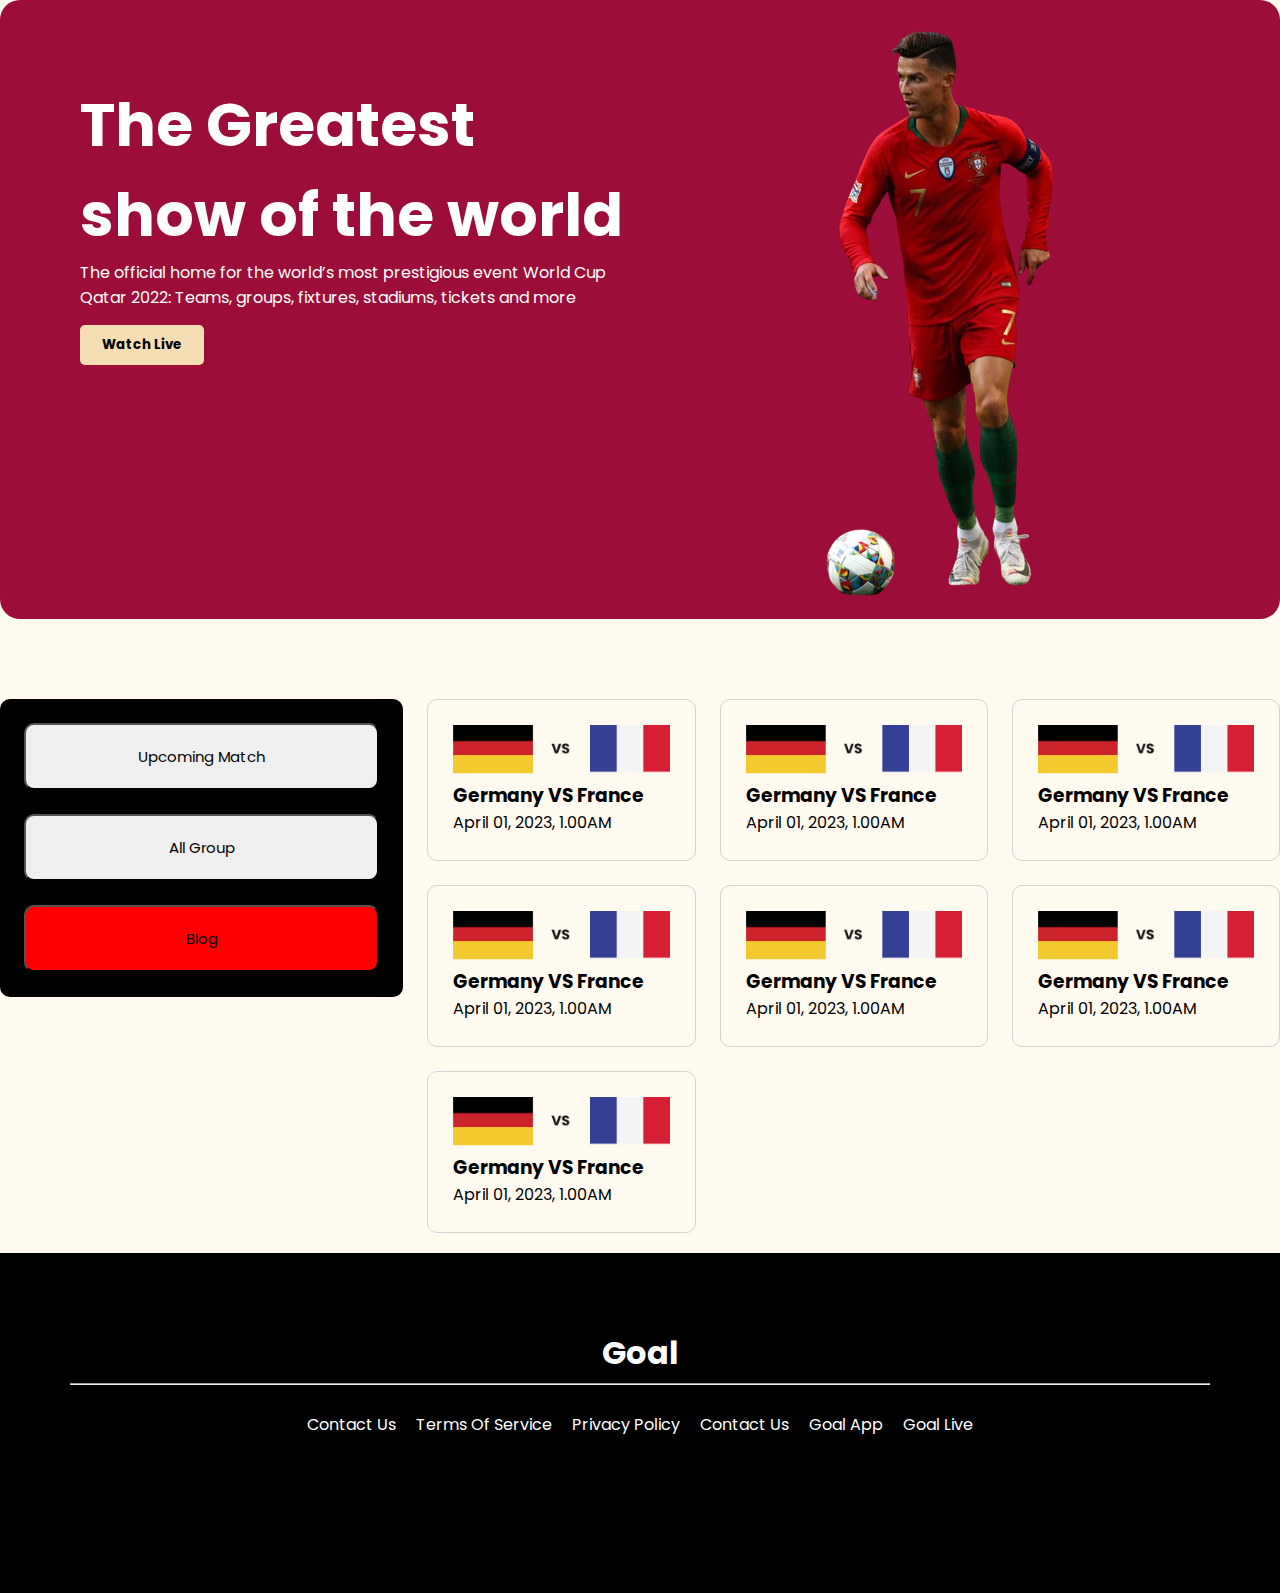
<file: upcoming-match.html>
<!DOCTYPE html>
<html lang="en">
<head>
    <meta charset="UTF-8">
    <meta http-equiv="X-UA-Compatible" content="IE=edge">
    <meta name="viewport" content="width=device-width, initial-scale=1.0">
    <title>Upcoming Match</title>
    <link rel="stylesheet" href="style.css">
</head>    
<body>
    <!-- banner section start -->
    <section class="banner">
        <div class="bg-color">
            <div class="banner-text half-width">
                <h1 class="banner-head">The Greatest show of the world</h1>
                <p>The official home for the world’s most prestigious event World Cup Qatar 2022: Teams, groups, fixtures, stadiums, tickets and more</p>
                <button class="live-btn">Watch Live <i class="fa-solid fa-angle-right"></i> </button>
            </div>
            <div class="banner-image half-width ">
                <img src="images/player-pic-bg.png" alt="">
            </div>
        </div>

    </section>
    <!-- Banner section Ends -->
    <section class="fx-and-blogs">
        <div class="fx-divv">
            <div class="fx-btn">
                <button class="btn1"><a href="upcoming-match.html"></a> Upcoming Match</button>
                <button class="btn2">All Group</button>
                <button class="btn3">Blog</button> 
            </div>
           
        </div>
        <div class="blogs">
            <div class="match">
                <div>
                    <img src="images/Group 38.png" alt="">
                </div>
                    <h3>Germany VS France</h3>
                    <p>April 01, 2023, 1.00AM</p>

            </div>
            <div class="match">
                <div>
                    <img src="images/Group 38.png" alt="">
                </div>
                    <h3>Germany VS France</h3>
                    <p>April 01, 2023, 1.00AM</p>

            </div>
            <div class="match">
                <div>
                    <img src="images/Group 38.png" alt="">
                </div>
                    <h3>Germany VS France</h3>
                    <p>April 01, 2023, 1.00AM</p>

            </div>
            <div class="match">
                <div>
                    <img src="images/Group 38.png" alt="">
                </div>
                    <h3>Germany VS France</h3>
                    <p>April 01, 2023, 1.00AM</p>

            </div>
            <div class="match">
                <div>
                    <img src="images/Group 38.png" alt="">
                </div>
                    <h3>Germany VS France</h3>
                    <p>April 01, 2023, 1.00AM</p>

            </div>
            <div class="match">
                <div>
                    <img src="images/Group 38.png" alt="">
                </div>
                    <h3>Germany VS France</h3>
                    <p>April 01, 2023, 1.00AM</p>

            </div>
            <div class="match">
                <div>
                    <img src="images/Group 38.png" alt="">
                </div>
                    <h3>Germany VS France</h3>
                    <p>April 01, 2023, 1.00AM</p>

            </div>
            
        </div>
    </section>  
    <footer>
    
        <h1>Goal</h1>
       
        <hr>
        <div class="foot-pa">
            <p>Contact Us</p>
            <p>Terms Of Service</p>
            <p>Privacy Policy</p>
            <p>Contact Us</p>
            <p>Goal App</p>
            <p>Goal Live</p>
        </div>
        <div class="social-icon">
            <i class="fa-brands fa-facebook-square"></i>
            <a href="https://www.linkedin.com/in/malitha-runa-795497201/"> <i class="fa-brands fa-linkedin"></i></a>
            <i class="fa-brands fa-instagram-square"></i>
            <i class="fa-brands fa-github-square"></i>
        </div>
        
    </footer>    
</body>
</html>
</file>
<file: style.css>
/* google font  */
@import url('https://fonts.googleapis.com/css2?family=Poppins:wght@600&display=swap');

/* Universal style  */
*{
    margin: 0;
    padding: 0;
    font-family: 'Poppins', sans-serif;
        
}

body{
    background-color: floralwhite;
    max-width: 1280px;
    margin:0  auto;
    overflow-x: hidden; 
}


/* banner style start  */
 .banner{
    width: 100%;
    margin-bottom: 80px; 
} 
.bg-color{
    background-color: #9C0D39;
    color: white;
    border-radius: 20px;
    display: flex;
}
.banner-text{
    padding: 80px;
}
.banner-head{
    font-size: 60px;
}
.live-btn{
    background-color: wheat ;
    font-weight: bold;
    padding:  10px 22px;
    margin-top: 15px;
    border-radius: 5px;
    border: none;
     transition: width 5s  linear transform 1s; 
}
.live-btn:hover{
    transform: translate(30px);
}
 .half-width{
    width: 50%;   
} 
/* banner style ends  */

/* Fixed and blogs section start  */

.fx-and-blogs{
    display: flex;
  
}
.fx-divv{
    background-color: black;
    border-radius: 10px;
    height: 250px;
    width: 400px;
    margin-right: 24px;
    padding: 24px;
}
.fx-btn{
    display: flex;
    flex-direction: column;
    justify-content: center;
}
.btn1, .btn2, .btn3{
    font-size: 15px;
    border-radius: 10px;
    padding: 20px 30px;
  
}
.btn1 a{
    text-decoration: none;
}
.btn2{
    margin: 24px 0;
}
.btn3{
    background-color: red;
}
.blogs{
    display: grid;
    grid-template-columns: repeat(3, 1fr);
    gap: 24px;
    margin-bottom: 20px;
}
.blog{
    border: 1px solid lightgrey;
    border-radius: 11px;
}
.blog-text{
    padding: 20px;
}
.blog-image{
    width: 100%;
}
.fa-message{
    margin-left: 30px;
}

.blog-btn{
    padding: 5px 10px;
  
} 
.view-all{
  visibility: hidden;
  background-color: red;
  color: white;
  font-size: 18px;
  padding: 10px 25px;
  border-radius: 7px;
  position: relative;
  
}

/* Fixed and blogs section end  */

/* upcoming match style  */

.match{
    padding:25px;
    border: 1px solid lightgrey;
    border-radius: 10px;
}
.match img{
    width: 100%;
}
/* footer section start  */
footer{
    height: 200px;
    background-color: black;
    color: white;
    flex: 1;
    text-align: center;
    padding: 70px;
    line-height: 60px;
}

.foot-pa{
    display: flex;
    justify-content: center;
    align-items: center;
}
.foot-pa > p{
    margin: 10px;
}
.social-icon{
    font-size: 30px;
    
}
.fa-linkedin{text-decoration: none;}
/* footer section end  */

/* media query  */

/* Mobile View  */
@media screen and (max-width:576px) {
    
    .bg-color{
        flex-direction: column;
    }
    .fx-and-blogs{
        flex-direction: column; 
    }
    .fx-divv{
       background-color: white;
       
    }
    
    .blogs{
        grid-template-columns: repeat(1, 1fr);
    }
    .foot-pa{
        display: block;
        line-height: 15px;
    }
}
/* Tablet View  */
@media screen and (min-width:577px) and (max-width:992px) {
  
     /* .bg-color{
        width: 100%;
    } */
    .fx-and-blogs{
        flex-direction: column; 
    }
    .fx-divv{
        background-color: white;
        margin: 0 auto;
    }
    .blogs{
        grid-template-columns: repeat(2, 1fr);
    }
    .view-all{
        visibility: visible;
        margin: 30px;
        left: 250px;
    }
    .foot-pa{
        flex-wrap: wrap;
        line-height: 15px;
    }
    
}
</file>
